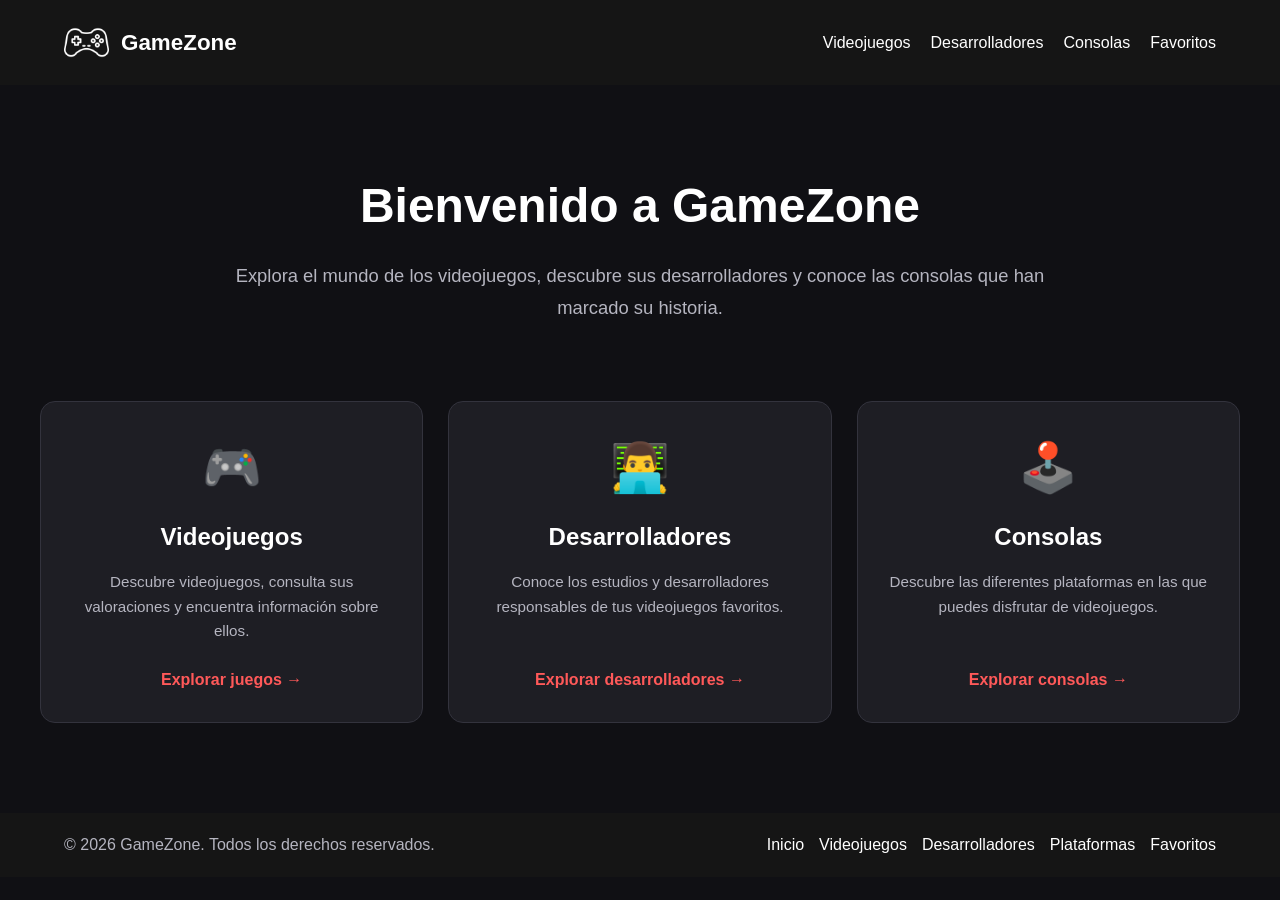
<file: html/index.html>
<!DOCTYPE html>
<html lang="en">

<head>
    <meta charset="UTF-8">
    <meta name="viewport" content="width=device-width, initial-scale=1.0">
    <link rel="icon" type="image/png" href="../img/mando.png">
    <script type="module" src="../scripts/main.js"></script>
    <link rel="stylesheet" href="../styles/main.css">
    <link rel="stylesheet" href="../styles/portada.css">
    <link rel="stylesheet" href="../styles/header.css">
    <link rel="stylesheet" href="../styles/footer.css">
    <title>Videojuegos y desarrolladores</title>
</head>

<body>
    <div id="header-container"></div>

    <main class="portada">

        <!-- PRESENTACIÓN -->
        <section class="portada-intro">
            <h1>Bienvenido a GameZone</h1>

            <p>
                Explora el mundo de los videojuegos, descubre sus desarrolladores
                y conoce las consolas que han marcado su historia.
            </p>
        </section>

        <!-- ACCESOS PRINCIPALES -->
        <section class="portada-opciones">

            <a href="listaJuegos.html" class="opcion">
                <div class="opcion-icono">🎮</div>
                <h2>Videojuegos</h2>
                <p>
                    Descubre videojuegos, consulta sus valoraciones
                    y encuentra información sobre ellos.
                </p>
                <span>Explorar juegos →</span>
            </a>

            <a href="listaDesarrolladores.html" class="opcion">
                <div class="opcion-icono">👨‍💻</div>
                <h2>Desarrolladores</h2>
                <p>
                    Conoce los estudios y desarrolladores
                    responsables de tus videojuegos favoritos.
                </p>
                <span>Explorar desarrolladores →</span>
            </a>

            <a href="listaConsolas.html" class="opcion">
                <div class="opcion-icono">🕹️</div>
                <h2>Consolas</h2>
                <p>
                    Descubre las diferentes plataformas
                    en las que puedes disfrutar de videojuegos.
                </p>
                <span>Explorar consolas →</span>
            </a>

        </section>

    </main>

    <button id="volver-arriba" aria-label="Volver arriba">
        ↑
    </button>

    <div id="footer-container"></div>
</body>

</html>
</file>
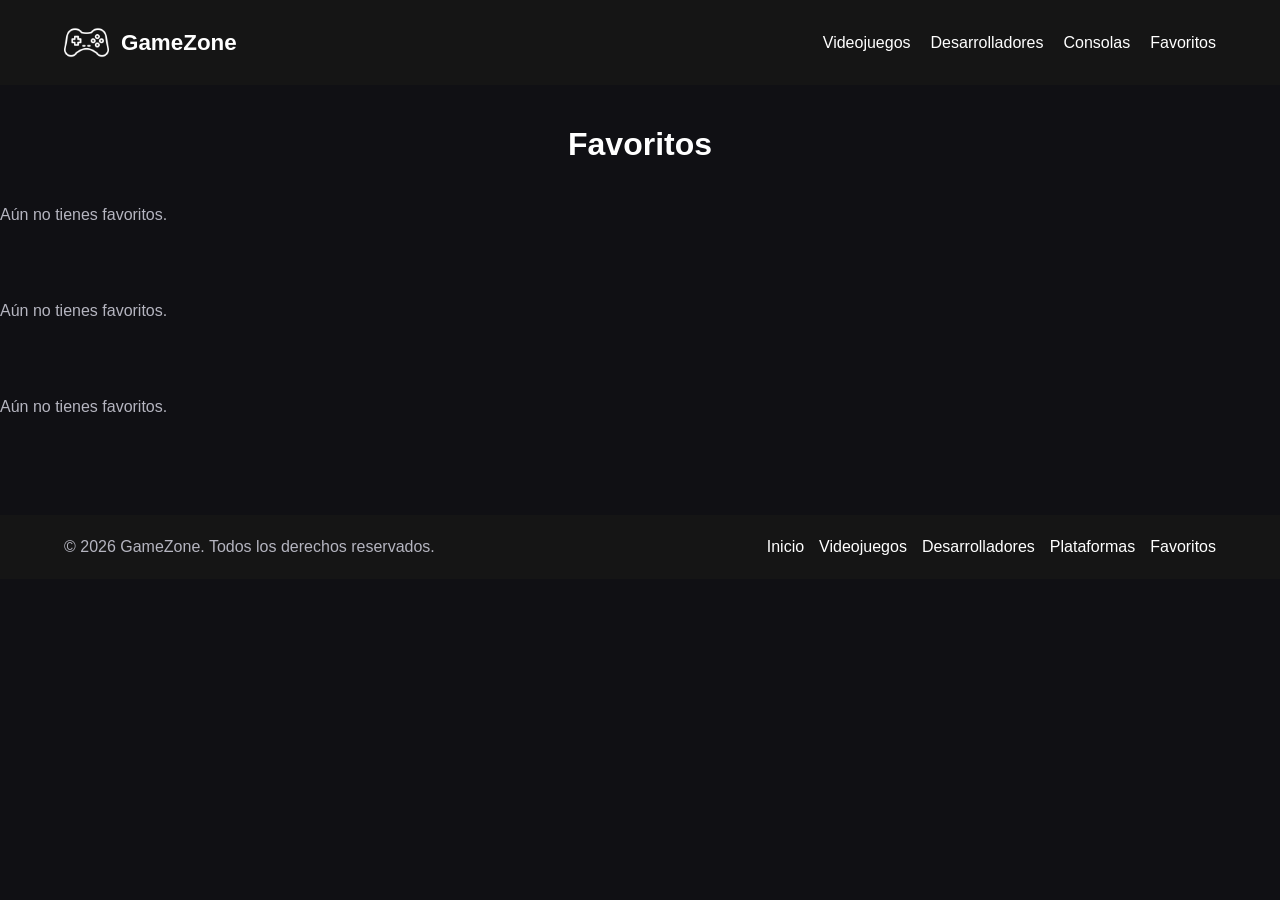
<file: html/favoritos.html>
<!DOCTYPE html>
<html lang="en">

<head>
    <meta charset="UTF-8">
    <meta name="viewport" content="width=device-width, initial-scale=1.0">
    <link rel="icon" type="image/png" href="../img/mando.png">
    <script type="module" src="../scripts/main.js"></script>
    <script type="module" src="../scripts/DOM/listas/listaFavoritos.js"></script>
    <link rel="stylesheet" href="../styles/main.css">
    <link rel="stylesheet" href="../styles/listas.css">
    <link rel="stylesheet" href="../styles/header.css">
    <link rel="stylesheet" href="../styles/footer.css">
    <title>Document</title>
</head>

<body>
    <div id="header-container"></div>

    <h1>Favoritos</h1>


    <div class="listadoVGFavoritos">
        <h2 id="titulo-juegos">Juegos favoritos</h2>
        <p id="sin-juegos" class="mensaje-vacio" hidden>Aún no tienes favoritos.</p>
        <ul id="favoritos-juegos" class="listaTarjetas">

        </ul>
    </div>

    <div class="listadoVGFavoritos">
        <h2 id="titulo-desarrolladores">Desarrolladores favoritos</h2>
        <p id="sin-desarrolladores" class="mensaje-vacio" hidden>Aún no tienes favoritos.</p>
        <ul id="favoritos-desarrolladores" class="listaTarjetas">

        </ul>
    </div>

    <div class="listadoVGFavoritos">
        <h2 id="titulo-consolas">Consolas favoritas</h2>
        <p id="sin-consolas" class="mensaje-vacio" hidden>Aún no tienes favoritos.</p>
        <ul id="favoritos-consolas" class="listaTarjetas">

        </ul>
    </div>

    <button id="volver-arriba" aria-label="Volver arriba">
        ↑
    </button>

    <div id="footer-container"></div>
</body>

</html>
</file>
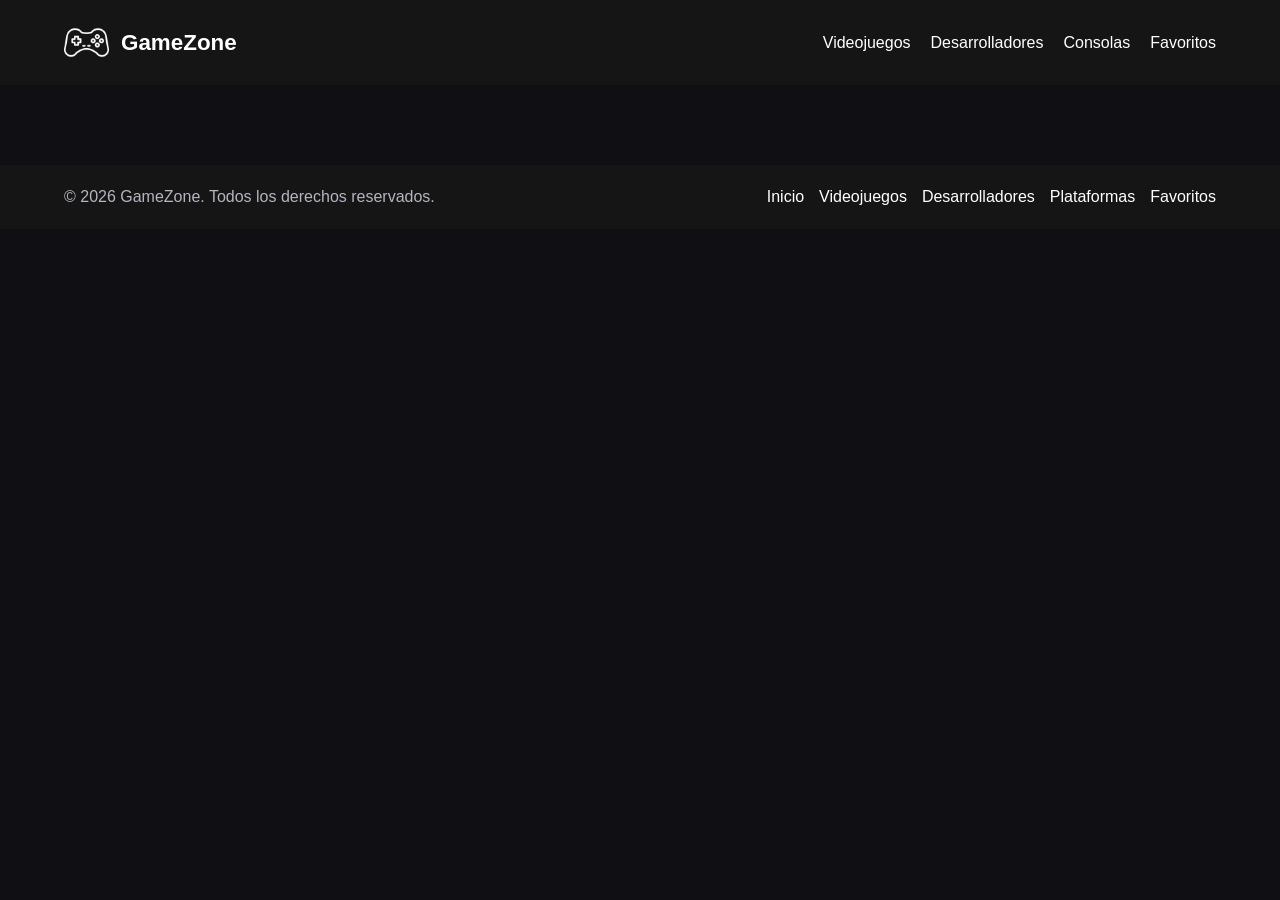
<file: html/infoConsola.html>
<!DOCTYPE html>
<html lang="es">

<head>
    <meta charset="UTF-8">
    <meta name="viewport" content="width=device-width, initial-scale=1.0">

    <link rel="icon" type="image/png" href="../img/mando.png">

    <script type="module" src="../scripts/main.js"></script>
    <script type="module" src="../scripts/DOM/info/infoConsola.js"></script>

    <link rel="stylesheet" href="../styles/main.css">
    <link rel="stylesheet" href="../styles/header.css">
    <link rel="stylesheet" href="../styles/footer.css">
    <link rel="stylesheet" href="../styles/infoConsola.css">

    <title>Información de la consola</title>
</head>

<body>
    <div id="header-container"></div>

    <div id="container"></div>

    <button id="volver-arriba" aria-label="Volver arriba">
        ↑
    </button>

    <div id="footer-container"></div>
</body>

</html>
</file>
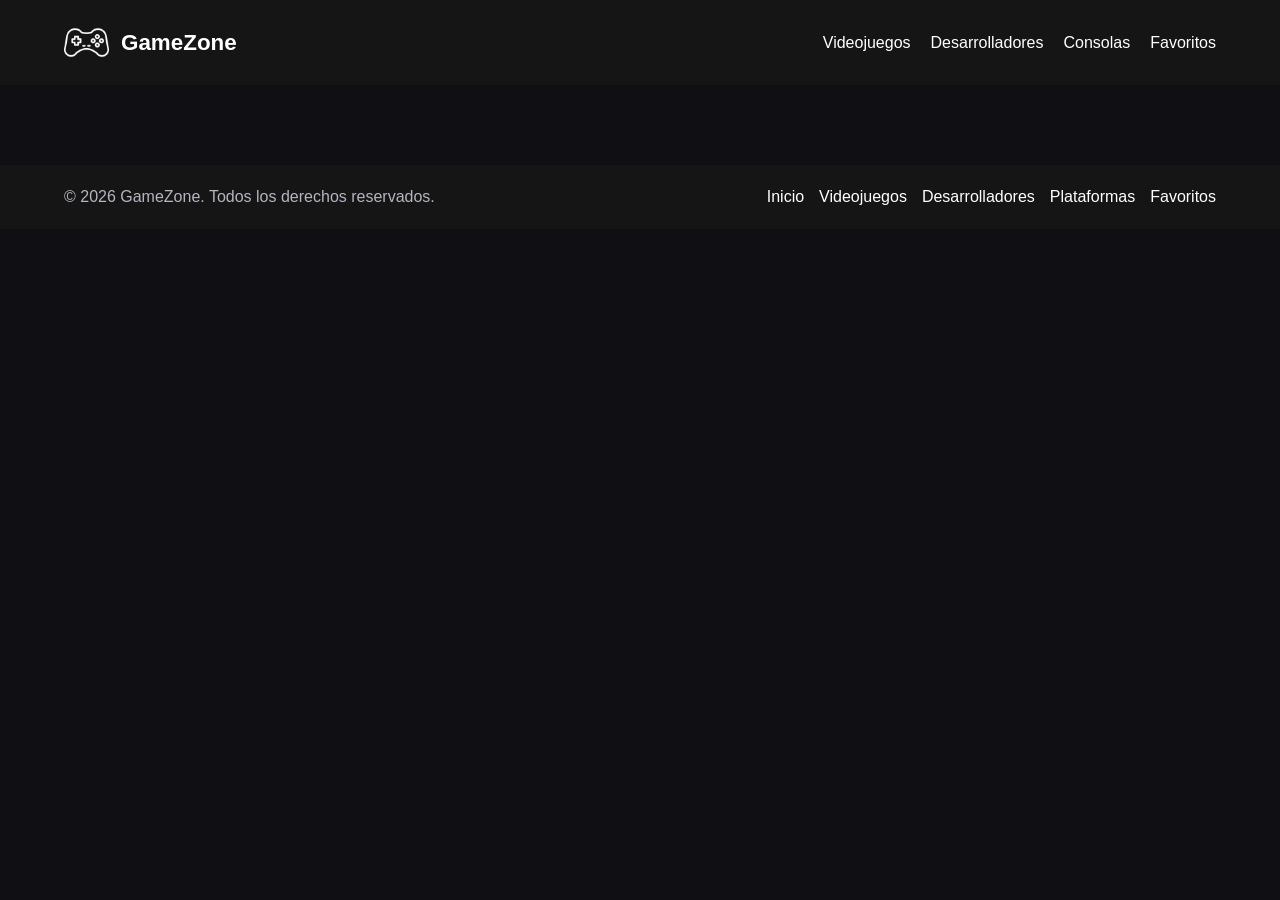
<file: html/infoDesarrollador.html>
<!DOCTYPE html>
<html lang="es">

<head>
    <meta charset="UTF-8">
    <meta name="viewport" content="width=device-width, initial-scale=1.0">

    <link rel="icon" type="image/png" href="../img/mando.png">

    <script type="module" src="../scripts/main.js"></script>
    <script type="module" src="../scripts/DOM/info/infoDesarrollador.js"></script>

    <link rel="stylesheet" href="../styles/main.css">
    <link rel="stylesheet" href="../styles/header.css">
    <link rel="stylesheet" href="../styles/footer.css">
    <link rel="stylesheet" href="../styles/infoDesarrollador.css">

    <title>Información del desarrollador</title>
</head>

<body>
    <div id="header-container"></div>

    <div id="container"></div>

    <button id="volver-arriba" aria-label="Volver arriba">
        ↑
    </button>

    <div id="footer-container"></div>
</body>

</html>
</file>
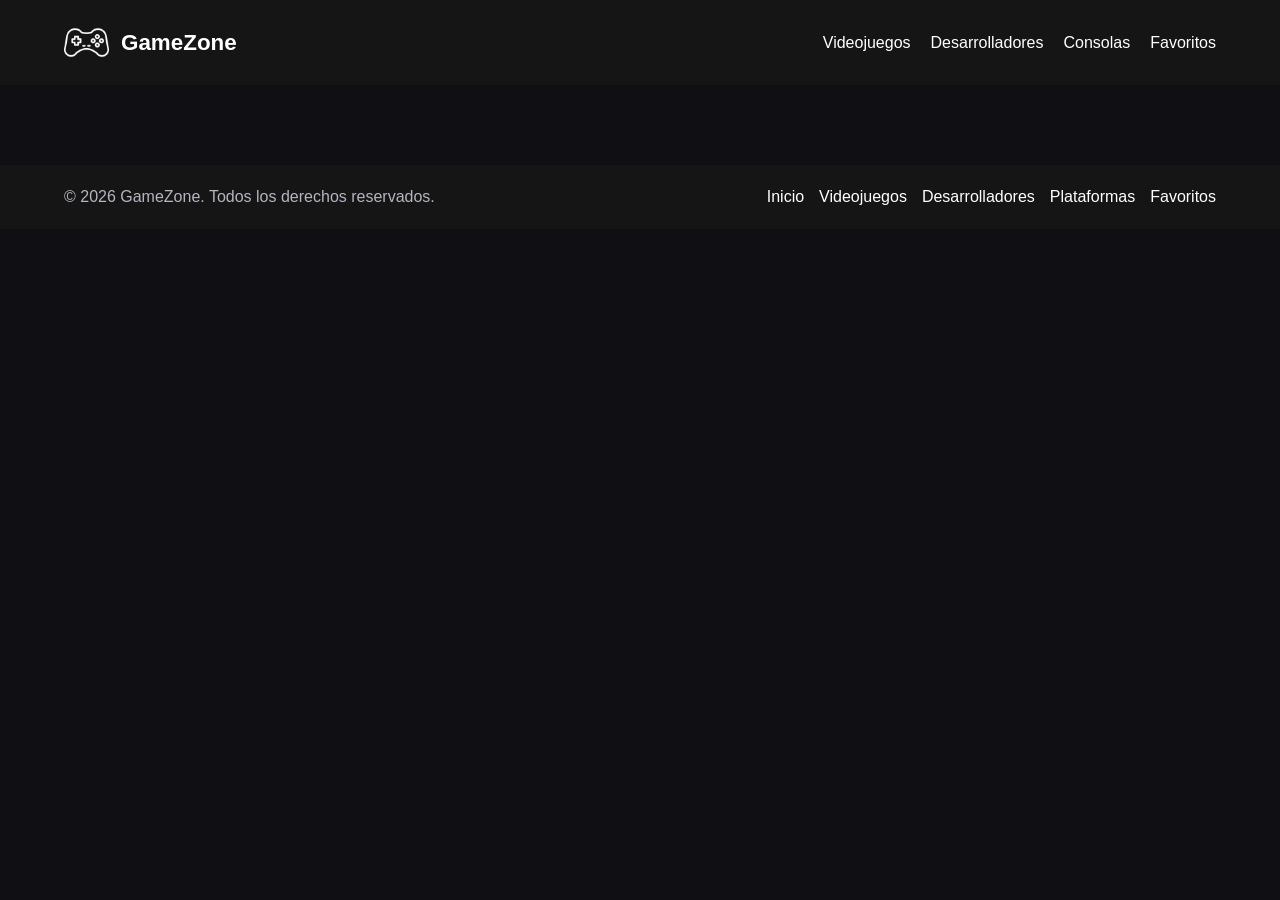
<file: html/infoJuego.html>
<!DOCTYPE html>
<html lang="en">

<head>
    <meta charset="UTF-8">
    <meta name="viewport" content="width=device-width, initial-scale=1.0">

    <link rel="icon" type="image/png" href="../img/mando.png">

    <link rel="stylesheet" href="../styles/main.css">
    <link rel="stylesheet" href="../styles/header.css">
    <link rel="stylesheet" href="../styles/footer.css">
    <link rel="stylesheet" href="../styles/filtros.css">
    <link rel="stylesheet" href="../styles/listas.css">
    <link rel="stylesheet" href="../styles/infoJuego.css">

    <script type="module" src="../scripts/main.js"></script>
    <script type="module" src="../scripts/DOM/info/infoJuego.js"></script>

    <title>Información del juego</title>
</head>

<body>
    <div id="header-container"></div>
    <!-- El nombre del juego aparecerá desde JavaScript -->
    <div id="container"></div>

    <button id="volver-arriba" aria-label="Volver arriba">
        ↑
    </button>

    <div id="footer-container"></div>
</body>

</html>
</file>
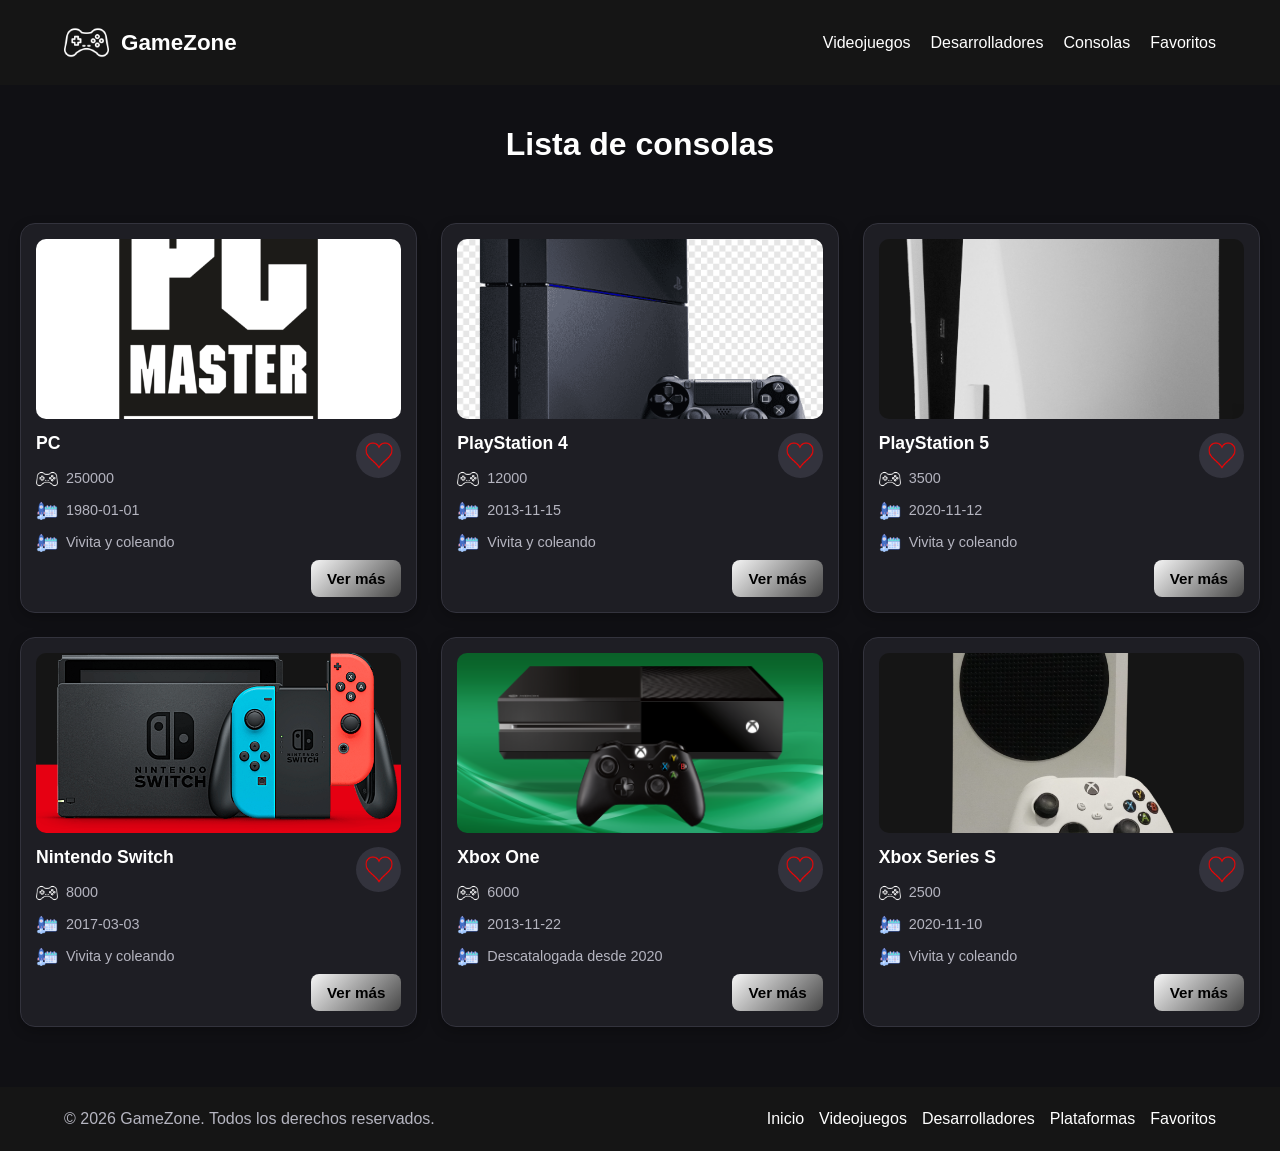
<file: html/listaConsolas.html>
<!DOCTYPE html>
<html lang="en">

<head>
    <meta charset="UTF-8">
    <meta name="viewport" content="width=device-width, initial-scale=1.0">
    <link rel="icon" type="image/png" href="../img/mando.png">
    <script type="module" src="../scripts/main.js"></script>
    <script type="module" src="../scripts/DOM/listas/listaConsolas.js"></script>
    <link rel="stylesheet" href="../styles/main.css">
    <link rel="stylesheet" href="../styles/listas.css">
    <link rel="stylesheet" href="../styles/header.css">
    <link rel="stylesheet" href="../styles/footer.css">
    <title>Lista de consolas</title>
</head>

<body>
    <div id="header-container"></div>

    <h1>Lista de consolas</h1>

    <div class="listadoCN">
        <ul id="listaConsolas" class="listaTarjetas">

        </ul>
    </div>

    <button id="volver-arriba" aria-label="Volver arriba">
        ↑
    </button>

    <div id="footer-container"></div>
</body>

</html>
</file>
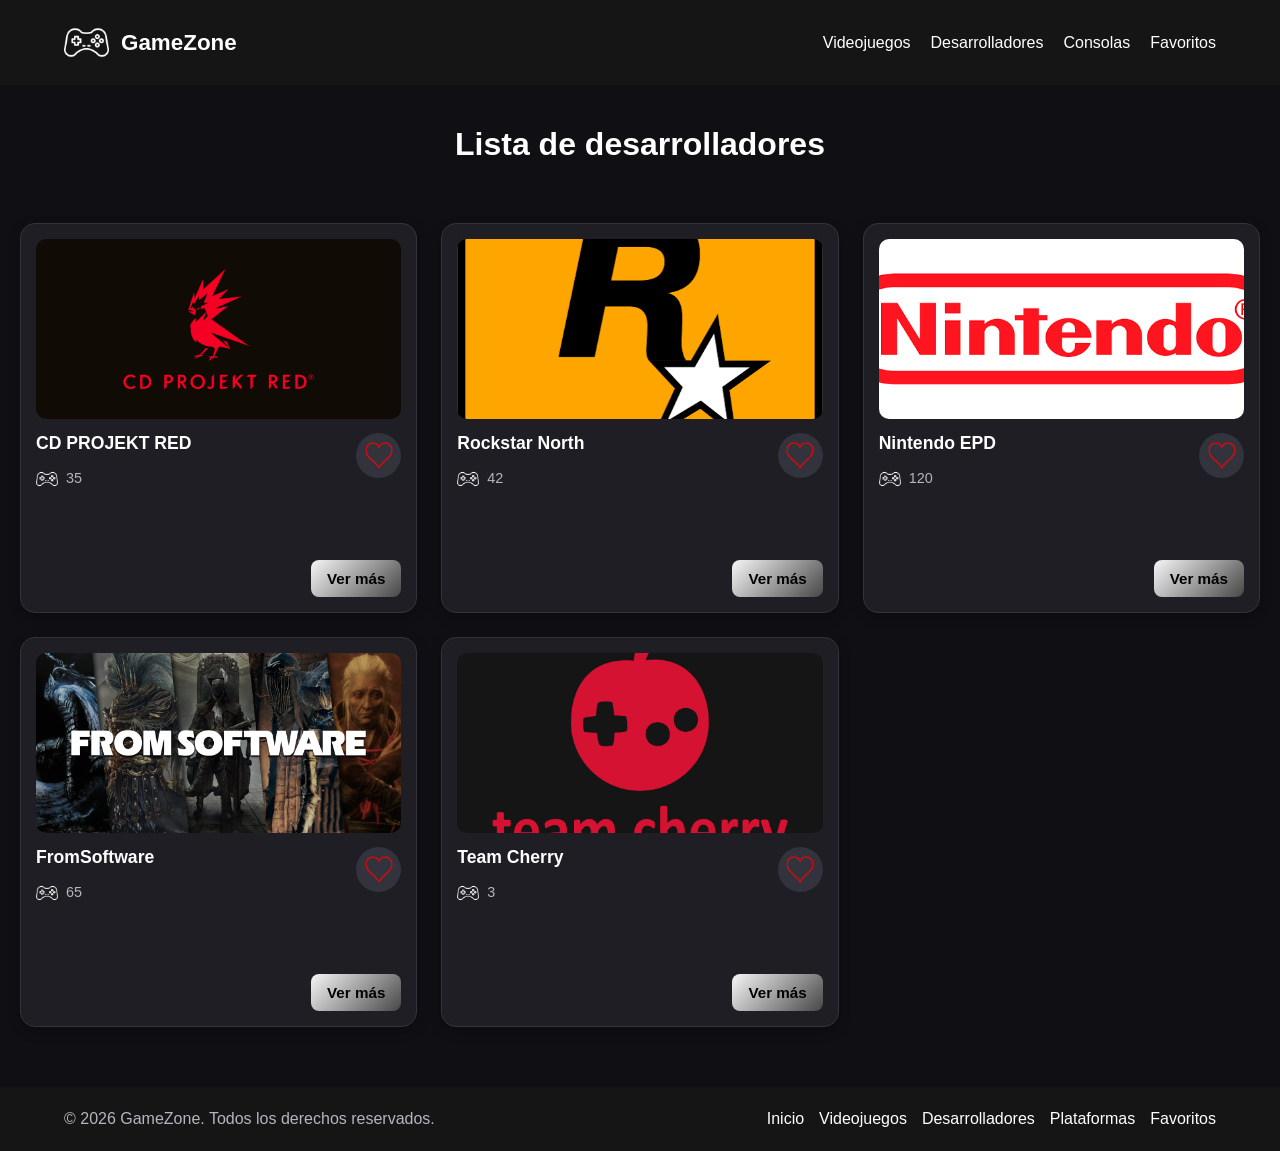
<file: html/listaDesarrolladores.html>
<!DOCTYPE html>
<html lang="en">

<head>
    <meta charset="UTF-8">
    <meta name="viewport" content="width=device-width, initial-scale=1.0">
    <link rel="icon" type="image/png" href="../img/mando.png">
    <script type="module" src="../scripts/main.js"></script>
    <script type="module" src="../scripts/DOM/listas/listaDesarrolladores.js"></script>
    <link rel="stylesheet" href="../styles/main.css">
    <link rel="stylesheet" href="../styles/listas.css">
    <link rel="stylesheet" href="../styles/header.css">
    <link rel="stylesheet" href="../styles/footer.css">
    <title>Lista de desarrolladores</title>
</head>

<body>
    <div id="header-container"></div>

    <h1>Lista de desarrolladores</h1>

    <div class="listadoDV">
        <ul id="listaDesarrolladores" class="listaTarjetas">

        </ul>
    </div>

    <button id="volver-arriba" aria-label="Volver arriba">
        ↑
    </button>

    <div id="footer-container"></div>
</body>

</html>
</file>
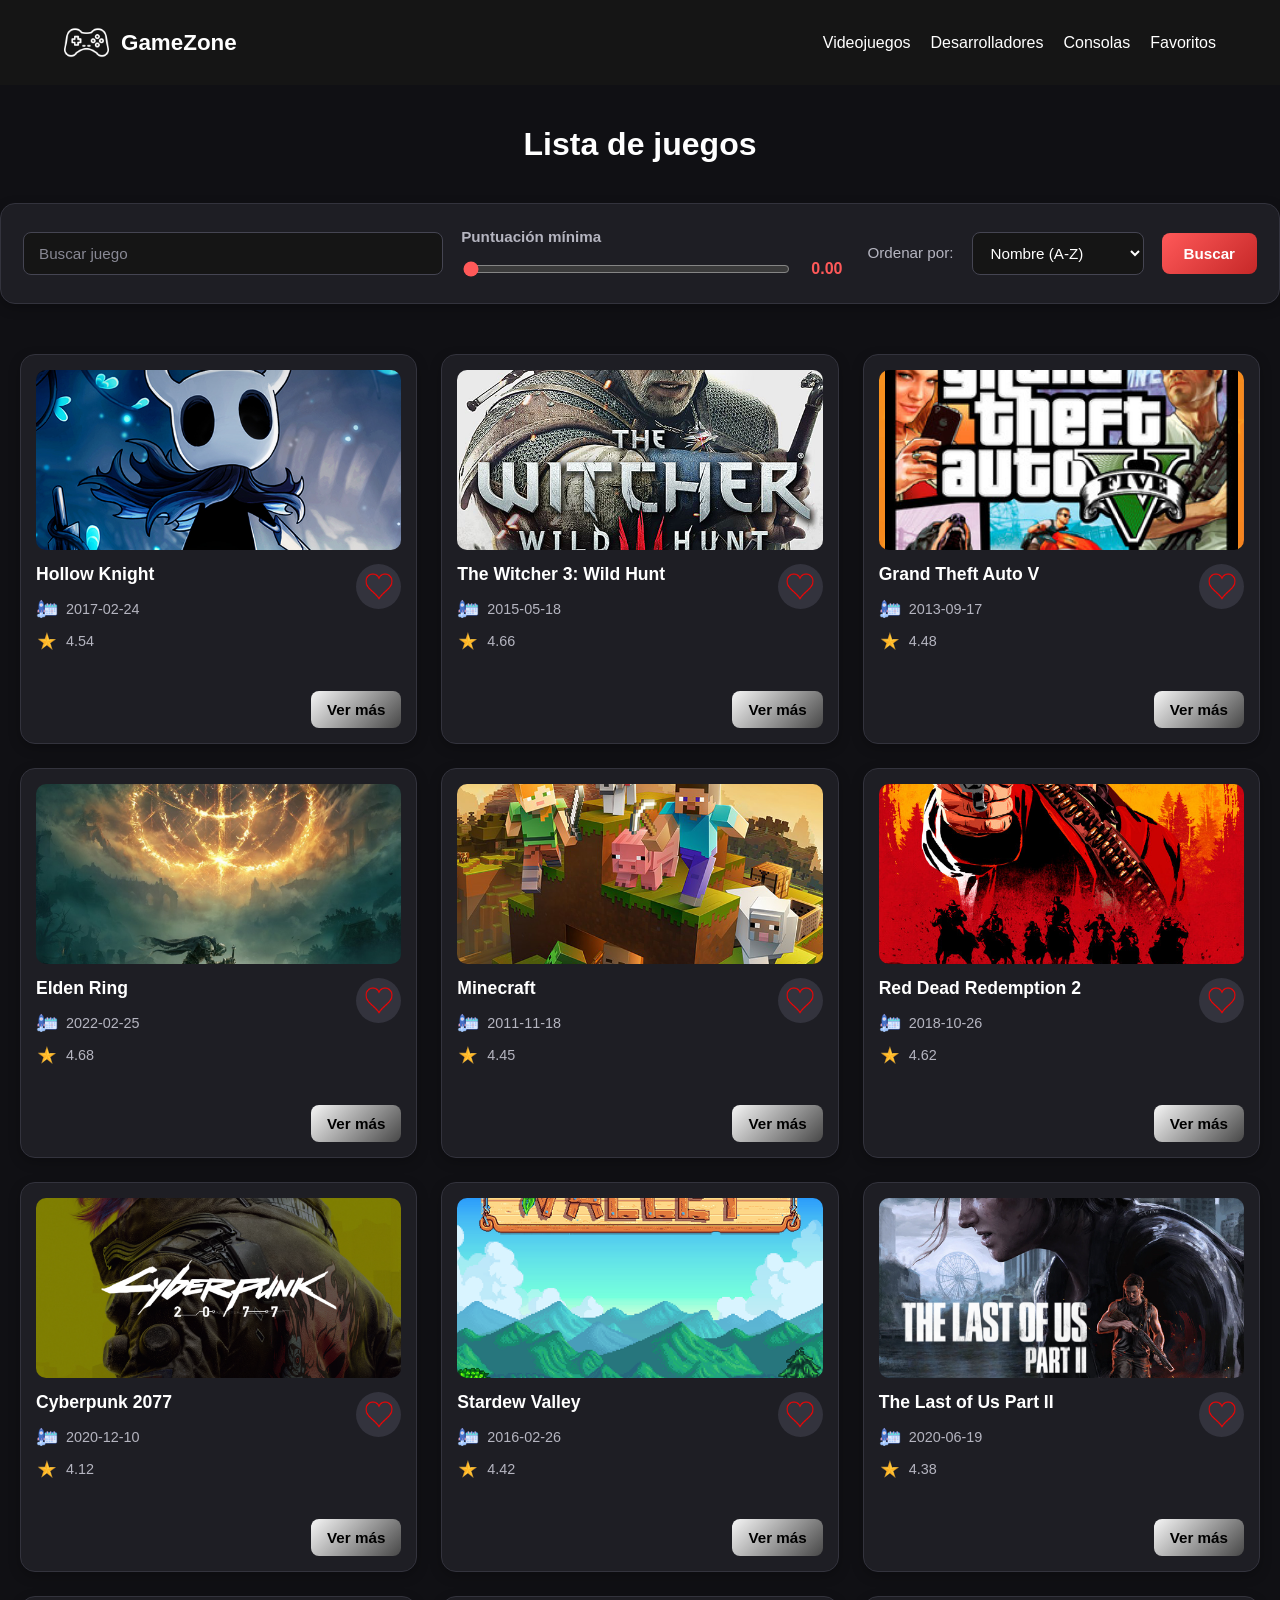
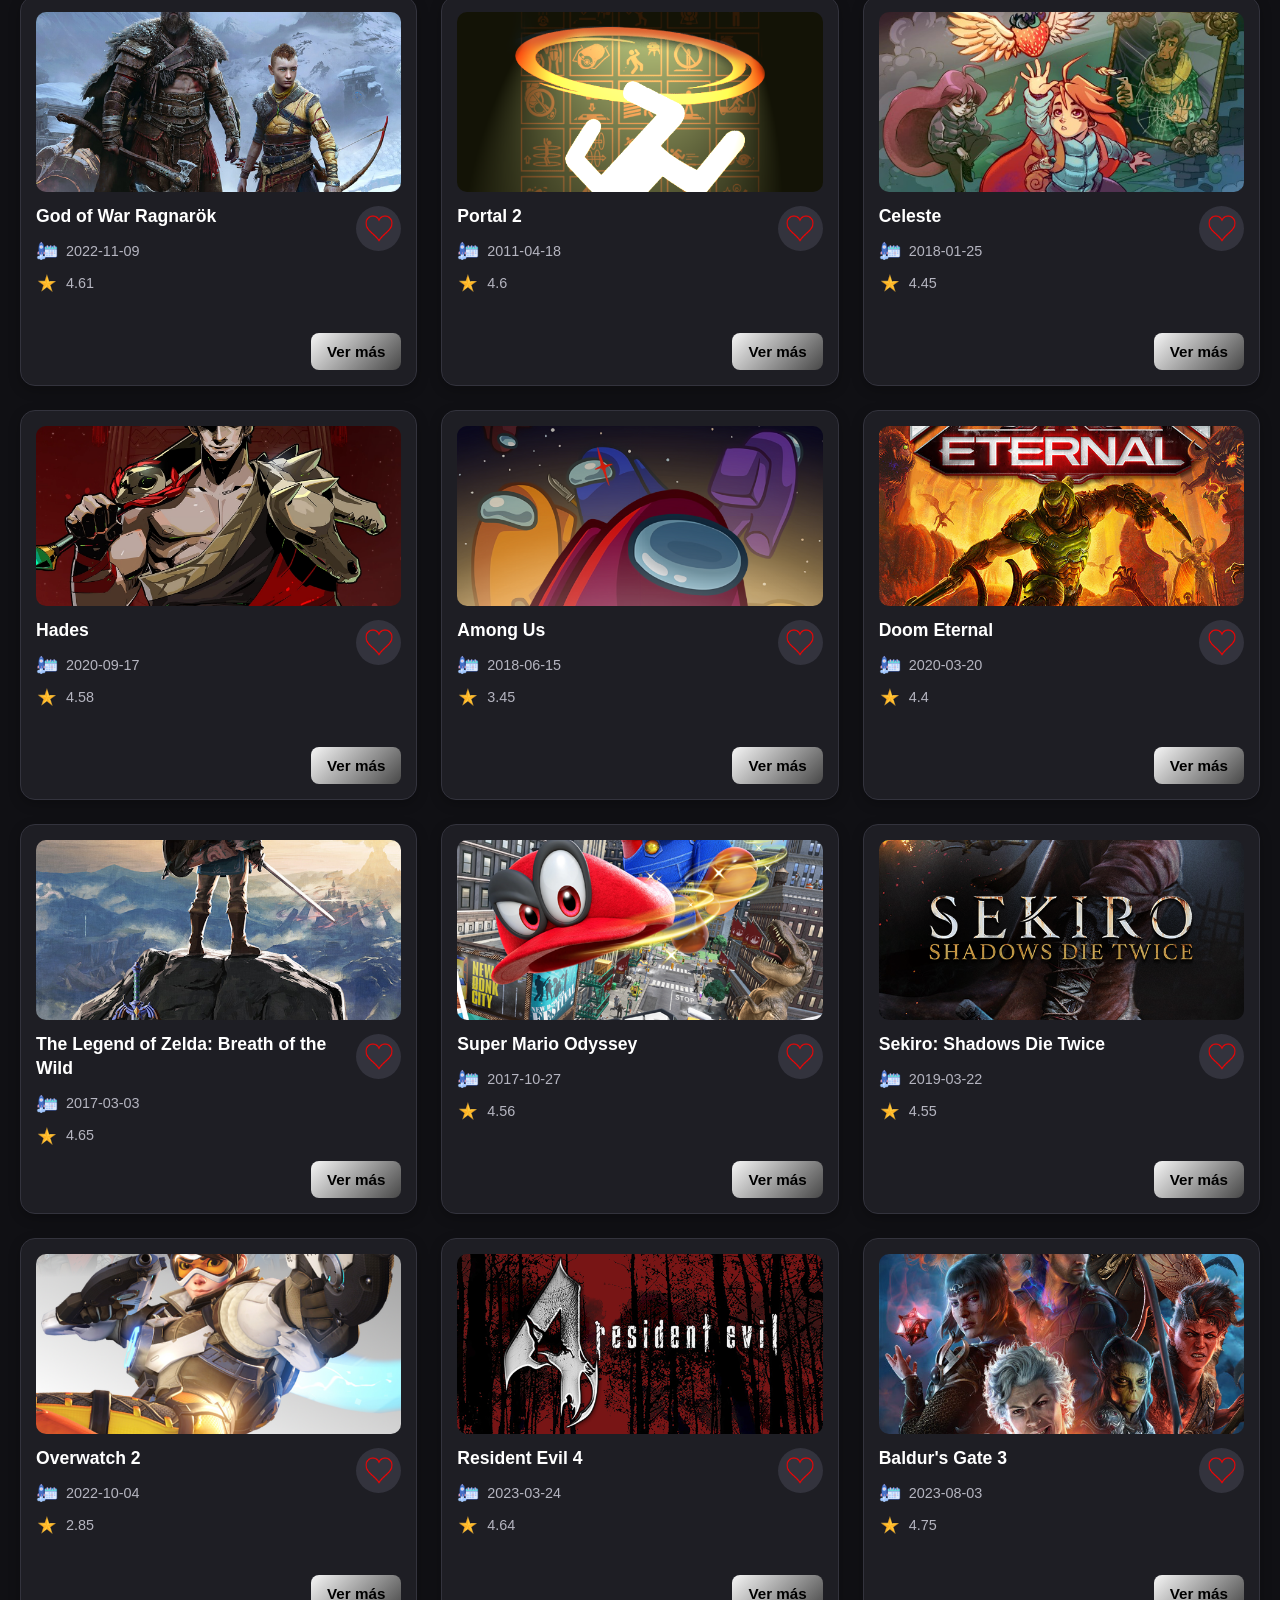
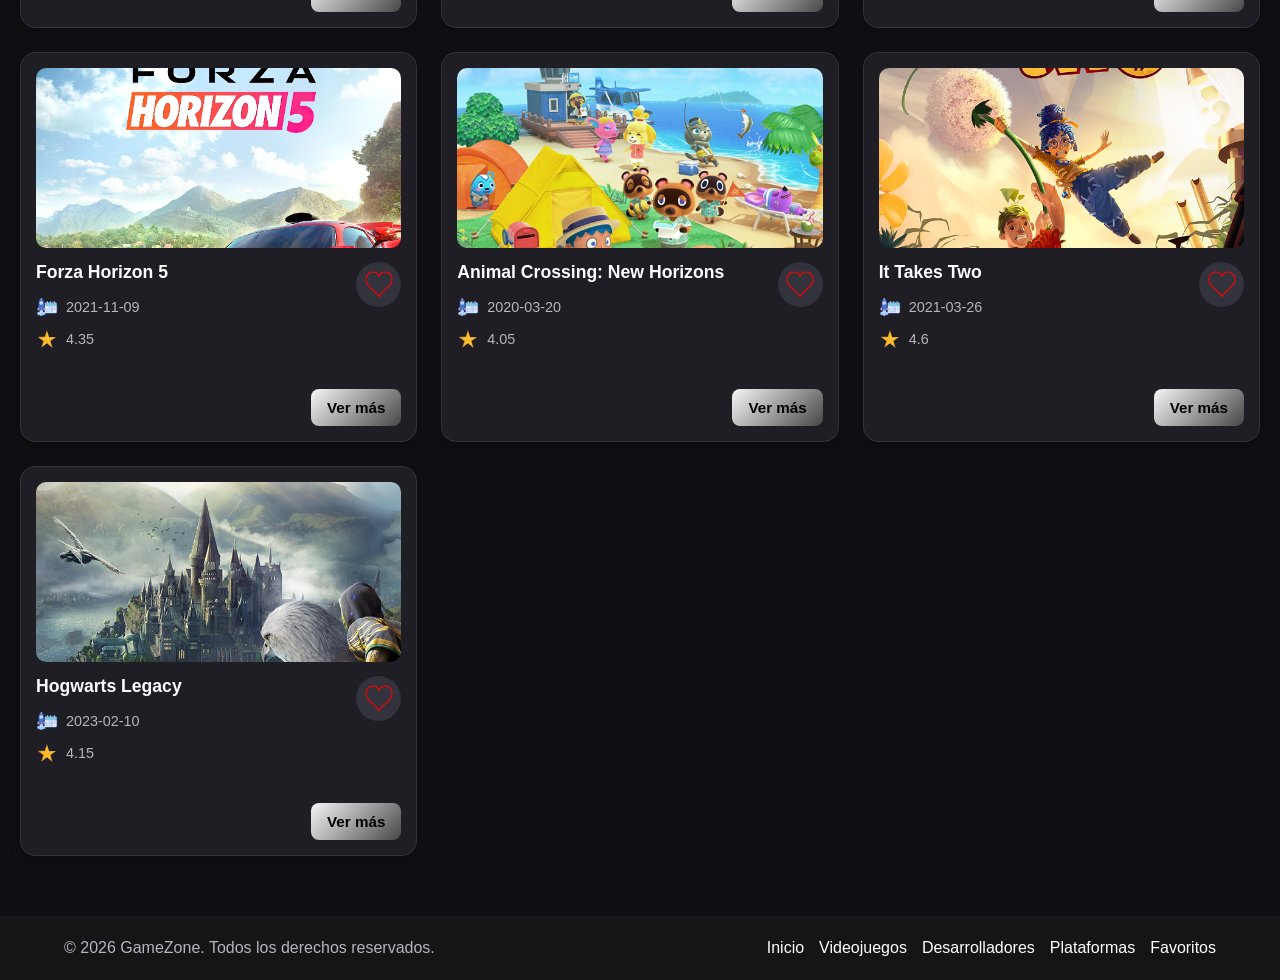
<file: html/listaJuegos.html>
<!DOCTYPE html>
<html lang="en">

<head>
    <meta charset="UTF-8">
    <meta name="viewport" content="width=device-width, initial-scale=1.0">
    <link rel="icon" type="image/png" href="../img/mando.png">
    <script type="module" src="../scripts/main.js"></script>
    <script type="module" src="../scripts/DOM/listas/listaJuegos.js"></script>
    <link rel="stylesheet" href="../styles/main.css">
    <link rel="stylesheet" href="../styles/filtros.css">
    <link rel="stylesheet" href="../styles/listas.css">
    <link rel="stylesheet" href="../styles/header.css">
    <link rel="stylesheet" href="../styles/footer.css">
    <title>Lista de juegos</title>
</head>

<body>
    <div id="header-container"></div>

    <h1>Lista de juegos</h1>

    <form id="formulario-busqueda" class="formulario-busqueda">
        <input type="text" id="busqueda" placeholder="Buscar juego">

        <div class="filtro-valoracion">
            <label for="valoracion">Puntuación mínima</label>

            <div class="valoracion-control">
                <input type="range" min="0" max="5" step="0.01" value="0" id="valoracion" class="slider">

                <output id="valor-actual">0.00</output>
            </div>
        </div>

        <label for="ordenar">Ordenar por:</label>
        <select id="ordenar">
            <option value="nombre-asc">Nombre (A-Z)</option>
            <option value="nombre-desc">Nombre (Z-A)</option>
            <option value="puntuacion-desc">Mayor puntuación</option>
            <option value="puntuacion-asc">Menor puntuación</option>
            <option value="fecha-desc">Más recientes</option>
            <option value="fecha-asc">Más antiguos</option>
        </select>

        <button type="submit">Buscar</button>
    </form>

    <div class="listadoVG">
        <ul id="listaJuegos" class="listaTarjetas">

        </ul>
    </div>

    <button id="volver-arriba" aria-label="Volver arriba">
        ↑
    </button>

    <div id="footer-container"></div>
</body>

</html>
</file>
<file: styles/main.css>
/* ==============================
   CONFIGURACIÓN GENERAL
   ============================== */

* {
    box-sizing: border-box;
}

body {
    margin: 0;
    padding: 0;

    background-color: #101014;
    color: #ffffff;

    font-family: Arial, sans-serif;
    line-height: 1.5;
}

/* ==============================
   TÍTULOS
   ============================== */

h1,
h2,
h3 {
    color: #ffffff;
}

h1 {
    text-align: center;
    font-size: 2rem;
    margin: 35px 0;
}

h2 {
    font-size: 1.5rem;
}

/* ==============================
   PÁRRAFOS Y TEXTOS
   ============================== */

p {
    color: #b5b5c0;
}

/* ==============================
   ENLACES
   ============================== */

a {
    color: #ff5959;
    text-decoration: none;
    transition: color 0.2s ease;
}

a:hover {
    color: #f99090;
}

/* ==============================
   BOTONES GENERALES
   ============================== */

button {
    font-family: inherit;
    cursor: pointer;
}

/* ==============================
   CONTENEDORES GENERALES
   ============================== */

main {
    width: 100%;
    max-width: 1400px;

    margin: 0 auto;
    padding: 20px;
}

/* ==============================
   SELECCIÓN DE TEXTO
   ============================== */

::selection {
    background-color: #ff4545;
    color: #101014;
}

/* ==============================
   BOTÓN VOLVER ARRIBA
   ============================== */

#volver-arriba {
    position: fixed;
    bottom: 25px;
    right: 25px;
    z-index: 1000;

    width: 50px;
    height: 50px;

    display: flex;
    justify-content: center;
    align-items: center;

    background: linear-gradient(135deg, #ff5959, #c62828);
    color: white;

    border: none;
    border-radius: 50%;

    font-size: 28px;
    font-weight: bold;

    cursor: pointer;

    box-shadow: 0 4px 12px rgb(0 0 0 / 35%);

    opacity: 0;
    visibility: hidden;

    transition: opacity 0.3s ease,
        visibility 0.3s ease,
        transform 0.2s ease;
}

#volver-arriba.visible {
    opacity: 1;
    visibility: visible;
}

#volver-arriba:hover {
    transform: translateY(-4px);
}

@media (max-width: 600px) {
    #volver-arriba {
        width: 42px;
        height: 42px;
        bottom: 15px;
        right: 15px;
        font-size: 24px;
    }
}
</file>
<file: styles/portada.css>
/* ==============================
   CONTENEDOR DE LA PORTADA
   ============================== */

.portada {
    min-height: 75vh;
    display: flex;
    flex-direction: column;
    justify-content: center;
    gap: 60px;

    padding: 50px 20px;
}

/* ==============================
   PRESENTACIÓN
   ============================== */

.portada-intro {
    text-align: center;
    max-width: 850px;

    margin: 0 auto;
}

.portada-intro h1 {
    font-size: 3rem;
    margin-bottom: 15px;

    color: white;
}

.portada-intro p {
    font-size: 1.15rem;
    color: #b5b5c0;

    line-height: 1.7;
}

/* ==============================
   TARJETAS DE ACCESO
   ============================== */

.portada-opciones {
    display: grid;
    grid-template-columns: repeat(3, minmax(0, 1fr));

    gap: 25px;

    width: 100%;
    max-width: 1200px;

    margin: 0 auto;
}

/* ==============================
   TARJETA INDIVIDUAL
   ============================== */

.opcion {
    display: flex;
    flex-direction: column;
    align-items: center;

    min-height: 300px;
    padding: 30px 25px;

    background-color: #1e1e24;
    border: 1px solid #33333d;
    border-radius: 15px;

    text-align: center;
    text-decoration: none;

    transition: transform 0.2s ease,
        border-color 0.2s ease,
        box-shadow 0.2s ease;
}

.opcion:hover {
    transform: translateY(-6px);

    border-color: #ff5959;

    box-shadow: 0 8px 20px rgb(0 0 0 / 30%);
}

/* ==============================
   ICONOS
   ============================== */

.opcion-icono {
    font-size: 3rem;
    margin-bottom: 15px;
}

/* ==============================
   TEXTOS
   ============================== */

.opcion h2 {
    color: white;
    font-size: 1.5rem;

    margin: 0 0 15px;
}

.opcion p {
    color: #b5b5c0;
    font-size: 0.95rem;

    line-height: 1.6;

    margin: 0 0 25px;
}

/* ==============================
   ENLACE DE ACCESO
   ============================== */

.opcion span {
    margin-top: auto;

    color: #ff5959;
    font-weight: bold;

    transition: color 0.2s ease;
}

.opcion:hover span {
    color: #f99090;
}

/* ==============================
   TABLETS
   ============================== */

@media (max-width: 900px) {
    .portada-opciones {
        grid-template-columns: 1fr;
        max-width: 550px;
    }

    .portada-intro h1 {
        font-size: 2.4rem;
    }
}

/* ==============================
   MÓVILES
   ============================== */

@media (max-width: 600px) {
    .portada {
        gap: 35px;
        padding: 35px 15px;
    }

    .portada-intro h1 {
        font-size: 2rem;
    }

    .portada-intro p {
        font-size: 1rem;
    }

    .opcion {
        min-height: 260px;
        padding: 25px 20px;
    }
}
</file>
<file: styles/header.css>
.header {
    display: flex;
    justify-content: space-between;
    align-items: center;
    flex-wrap: wrap;
    gap: 20px;

    padding: 20px 5%;

    background-color: #151515;
    color: white;
}

.logo {
    display: flex;
    align-items: center;
    gap: 12px;

    color: white;
    text-decoration: none;
    font-size: 1.4rem;
    font-weight: bold;
}

.logo img {
    width: 45px;
    height: 45px;
    object-fit: contain;
}

.nav {
    display: flex;
    flex-wrap: wrap;
    gap: 20px;
}

.nav a {
    color: white;
    text-decoration: none;
    transition: color 0.2s ease;
}

.nav a:hover {
    color: #f66464;
}

@media (max-width: 600px) {
    .header {
        flex-direction: column;
    }

    .nav {
        justify-content: center;
        gap: 12px;
    }
}
</file>
<file: styles/footer.css>
.footer {
    display: flex;
    justify-content: space-between;
    align-items: center;
    flex-wrap: wrap;
    gap: 15px;

    padding: 20px 5%;
    margin-top: 40px;

    background-color: #151515;
    color: white;
}

.footer p {
    margin: 0;
}

.footerNav {
    display: flex;
    flex-wrap: wrap;
    gap: 15px;
}

.footerNav a {
    color: white;
    text-decoration: none;
}

.footerNav a:hover {
    color: #f66464;
}

@media (max-width: 600px) {
    .footer {
        flex-direction: column;
        text-align: center;
    }
}
</file>
<file: styles/listas.css>
/* ==============================
   CONTENEDOR DE TODAS LAS TARJETAS
   MOBILE FIRST
   ============================== */

.listaTarjetas {
    display: grid;
    grid-template-columns: 1fr;

    gap: 24px;

    width: 100%;
    max-width: 1400px;
    margin: 0 auto;
    padding: 20px;

    align-items: stretch;
}

/* ==============================
   TABLETS: 2 TARJETAS POR FILA
   ============================== */

@media (min-width: 600px) {
    .listaTarjetas {
        grid-template-columns: repeat(2, minmax(0, 1fr));
    }
}

/* ==============================
   ESCRITORIO: 3 TARJETAS POR FILA
   ============================== */

@media (min-width: 900px) {
    .listaTarjetas {
        grid-template-columns: repeat(3, minmax(0, 1fr));
    }
}

/* ==============================
   TARJETA INDIVIDUAL
   ============================== */

.tarjeta {
    display: flex;
    flex-direction: column;
    align-items: stretch;

    min-width: 0;
    min-height: 390px;
    padding: 15px;

    overflow: hidden;

    background-color: #1e1e24;
    color: white;

    border: 1px solid #33333d;
    border-radius: 15px;

    box-shadow: 0 4px 12px rgb(0 0 0 / 25%);

    transition: transform 0.2s ease, box-shadow 0.2s ease, border-color 0.2s ease;
}

/* Efecto al pasar el ratón */

.tarjeta:hover {
    transform: translateY(-4px);
    border-color: #64b5f6;
    box-shadow: 0 8px 18px rgb(0 0 0 / 35%);
}

/* ==============================
   IMÁGENES
   ============================== */

.tarjeta .imgJuego,
.tarjeta .imgDev,
.tarjeta .imgConsola {
    display: block;

    width: 100%;
    height: 180px;

    flex-shrink: 0;

    object-fit: cover;
    object-position: center;

    border-radius: 10px;
    background-color: #151515;
}

/* ==============================
   CUERPO DE LA TARJETA
   Información + favoritos
   ============================== */

.tarjeta .tarjetaBody {
    display: flex;
    justify-content: space-between;
    align-items: flex-start;

    width: 100%;
    gap: 12px;

    margin-top: 12px;
}

/* ==============================
   INFORMACIÓN
   ============================== */

.tarjeta .info {
    display: flex;
    flex-direction: column;
    align-items: flex-start;

    flex: 1;
    min-width: 0;
}

/* Nombre */

.tarjeta .nombre {
    width: 100%;
    margin: 0 0 12px;

    color: white;

    font-size: 1.1rem;
    font-weight: bold;
    line-height: 1.4;

    overflow-wrap: anywhere;
}

/* Lista de información */

.tarjeta .info ul {
    display: flex;
    flex-direction: column;
    gap: 10px;

    width: 100%;

    list-style: none;
    margin: 0;
    padding: 0;
}

/* Elementos de la lista */

.tarjeta .info li {
    display: flex;
    align-items: center;
    gap: 8px;

    min-width: 0;
    margin: 0;

    color: #b5b5c0;

    font-size: 0.9rem;
    overflow-wrap: anywhere;
}

/* Iconos de fecha y puntuación */

.tarjeta .iconoLista {
    width: 22px;
    height: 22px;

    flex-shrink: 0;
    object-fit: contain;
}

/* ==============================
   BOTÓN DE FAVORITOS
   ============================== */

.tarjeta .favorito {
    display: flex;
    justify-content: center;
    align-items: center;

    flex-shrink: 0;

    width: 45px;
    height: 45px;

    padding: 5px;
    margin-top: 2px;

    background-color: #33333d;
    border: none;
    border-radius: 50%;

    cursor: pointer;

    transition: transform 0.2s ease, background-color 0.2s ease;
}

.tarjeta .favorito:hover {
    transform: scale(1.1);
    background-color: #454552;
}

.tarjeta .favorito img {
    width: 28px;
    height: 28px;

    object-fit: contain;
}

/* ==============================
   BOTÓN VER MÁS
   ============================== */

.tarjeta .verMas {
    display: flex;
    justify-content: center;
    align-items: center;
    align-self: flex-end;

    margin-top: auto;
    padding: 10px 16px;

    border: none;
    border-radius: 8px;

    background: linear-gradient(135deg, #f6f6f6, #474747);
    color: rgb(0, 0, 0);

    font-size: 0.95rem;
    font-weight: bold;

    cursor: pointer;

    transition: background 0.2s ease, transform 0.2s ease;
}

.tarjeta .verMas:hover {
    background: linear-gradient(135deg, #d43939, #a10d0d);
    transform: scale(1.03);
}

.tarjeta .verMas:focus-visible {
    outline: 3px solid #90caf9;
    outline-offset: 3px;
}

/* ==============================
   AJUSTES PARA MÓVILES
   ============================== */

@media (max-width: 599px) {
    .listaTarjetas {
        gap: 16px;
        padding: 12px;
    }

    .tarjeta {
        min-height: 0;
        padding: 12px;
    }

    .tarjeta .nombre {
        font-size: 1rem;
    }

    .tarjeta .favorito {
        width: 32px;
        height: 32px;
    }
}
</file>
<file: styles/infoConsola.css>
/* ==============================
   CONTENEDOR PRINCIPAL
   ============================== */

#container {
    width: 100%;
    max-width: 1400px;

    margin: 0 auto;
    padding: 20px;
}

/* ==============================
   PARTE SUPERIOR
   Imagen + información
   ============================== */

.consola-top {
    display: grid;
    grid-template-columns: 1.2fr 1fr;

    gap: 30px;
    align-items: center;

    padding: 25px;

    background-color: #1e1e24;
    border: 1px solid #33333d;
    border-radius: 15px;

    box-shadow: 0 4px 12px rgb(0 0 0 / 25%);
}

/* ==============================
   IMAGEN DE LA CONSOLA
   ============================== */

.consola-image {
    display: block;

    width: 100%;
    height: 380px;

    object-fit: cover;
    object-position: center;

    border-radius: 12px;
}

/* ==============================
   INFORMACIÓN DE LA CONSOLA
   ============================== */

.consola-info {
    display: flex;
    flex-direction: column;
    gap: 25px;

    min-width: 0;
}

/* Título + favorito */

.titulo-container {
    display: flex;
    justify-content: space-between;
    align-items: center;

    gap: 15px;
}

/* Nombre de la consola */

.consola-info h1 {
    margin: 0;

    font-size: 2rem;
    line-height: 1.3;

    overflow-wrap: anywhere;
}

/* ==============================
   BOTÓN DE FAVORITOS
   ============================== */

.boton-favorito {
    display: flex;
    justify-content: center;
    align-items: center;

    flex-shrink: 0;

    width: 45px;
    height: 45px;

    padding: 5px;

    background-color: #33333d;
    border-radius: 50%;

    transition: transform 0.2s ease, background-color 0.2s ease;
}

.boton-favorito:hover {
    transform: scale(1.1);
    background-color: #454552;
}

.corazon {
    width: 28px;
    height: 28px;

    object-fit: contain;
}

/* ==============================
   DATOS DE LA CONSOLA
   ============================== */

.consola-datos {
    display: flex;
    flex-direction: column;

    gap: 15px;

    padding: 20px;

    background-color: #151515;
    border-radius: 10px;
}

/* Información */

.consola-datos p {
    display: flex;
    align-items: center;
    gap: 10px;

    margin: 0;

    color: #b5b5c0;
    font-size: 1rem;
}

/* Icono */

.rating-icon {
    width: 24px;
    height: 24px;

    object-fit: contain;
}

/* ==============================
   DISEÑO ADAPTABLE
   ============================== */

@media (max-width: 750px) {

    .consola-top {
        grid-template-columns: 1fr;
        gap: 20px;

        padding: 15px;
    }

    .consola-image {
        height: 280px;
    }

    .consola-info h1 {
        font-size: 1.6rem;
    }

}

@media (max-width: 599px) {

    #container {
        padding: 12px;
    }

    .consola-image {
        height: 220px;
    }

    .consola-info {
        gap: 18px;
    }

    .consola-info h1 {
        font-size: 1.4rem;
    }

}
</file>
<file: styles/infoDesarrollador.css>
/* ==============================
   CONTENEDOR PRINCIPAL
   ============================== */

#container {
    width: 100%;
    max-width: 1400px;

    margin: 0 auto;
    padding: 20px;
}

/* ==============================
   PARTE SUPERIOR
   Imagen + información
   ============================== */

.desarrollador-top {
    display: grid;
    grid-template-columns: 1.2fr 1fr;

    gap: 30px;
    align-items: center;

    padding: 25px;

    background-color: #1e1e24;
    border: 1px solid #33333d;
    border-radius: 15px;

    box-shadow: 0 4px 12px rgb(0 0 0 / 25%);
}

/* ==============================
   IMAGEN DEL DESARROLLADOR
   ============================== */

.desarrollador-image {
    display: block;

    width: 100%;
    height: 380px;

    object-fit: cover;
    object-position: center;

    border-radius: 12px;
}

/* ==============================
   INFORMACIÓN DEL DESARROLLADOR
   ============================== */

.desarrollador-info {
    display: flex;
    flex-direction: column;
    gap: 25px;

    min-width: 0;
}

/* Título + favorito */

.titulo-container {
    display: flex;
    justify-content: space-between;
    align-items: center;

    gap: 15px;
}

/* Nombre del desarrollador */

.desarrollador-info h1 {
    margin: 0;

    font-size: 2rem;
    line-height: 1.3;

    overflow-wrap: anywhere;
}

/* ==============================
   BOTÓN DE FAVORITOS
   ============================== */

.boton-favorito {
    display: flex;
    justify-content: center;
    align-items: center;

    flex-shrink: 0;

    width: 45px;
    height: 45px;

    padding: 5px;

    background-color: #33333d;
    border-radius: 50%;

    transition: transform 0.2s ease, background-color 0.2s ease;
}

.boton-favorito:hover {
    transform: scale(1.1);
    background-color: #454552;
}

.corazon {
    width: 28px;
    height: 28px;

    object-fit: contain;
}

/* ==============================
   DATOS DEL DESARROLLADOR
   ============================== */

.desarrollador-datos {
    display: flex;
    flex-direction: column;

    gap: 15px;

    padding: 20px;

    background-color: #151515;
    border-radius: 10px;
}

/* Información de juegos */

.desarrollador-datos p {
    display: flex;
    align-items: center;
    gap: 10px;

    margin: 0;

    color: #b5b5c0;
    font-size: 1rem;
}

/* Icono */

.rating-icon {
    width: 24px;
    height: 24px;

    object-fit: contain;
}

/* ==============================
   DISEÑO ADAPTABLE
   ============================== */

@media (max-width: 750px) {

    .desarrollador-top {
        grid-template-columns: 1fr;
        gap: 20px;

        padding: 15px;
    }

    .desarrollador-image {
        height: 280px;
    }

    .desarrollador-info h1 {
        font-size: 1.6rem;
    }

}

@media (max-width: 599px) {

    #container {
        padding: 12px;
    }

    .desarrollador-image {
        height: 220px;
    }

    .desarrollador-info {
        gap: 18px;
    }

    .desarrollador-info h1 {
        font-size: 1.4rem;
    }

}
</file>
<file: styles/filtros.css>
/* ==============================
   FORMULARIO DE BÚSQUEDA
   ============================== */

.formulario-busqueda {
    display: flex;
    flex-wrap: wrap;
    align-items: center;
    gap: 18px;

    width: 100%;
    max-width: 1400px;
    margin: 0 auto 30px;
    padding: 22px;

    background-color: #1e1e24;
    border: 1px solid #33333d;
    border-radius: 15px;

    box-shadow: 0 4px 12px rgb(0 0 0 / 25%);
}

/* ==============================
   CAMPO DE BÚSQUEDA
   ============================== */

.formulario-busqueda input[type="text"] {
    flex: 1;
    min-width: 200px;

    padding: 12px 15px;

    background-color: #151515;
    color: white;

    border: 1px solid #454552;
    border-radius: 8px;

    font-family: inherit;
    font-size: 0.95rem;

    outline: none;
    transition: border-color 0.2s ease, box-shadow 0.2s ease;
}

.formulario-busqueda input[type="text"]:focus {
    border-color: #ff5959;
    box-shadow: 0 0 0 3px rgb(255 89 89 / 15%);
}

.formulario-busqueda input::placeholder {
    color: #888894;
}

/* ==============================
   VALORACIÓN
   ============================== */

.filtro-valoracion {
    display: flex;
    flex-direction: column;
    gap: 8px;
    flex: 1;
    min-width: 180px;
}

.filtro-valoracion label {
    color: #b5b5c0;
    font-size: 0.9rem;
    font-weight: bold;
}

.valoracion-control {
    display: flex;
    align-items: center;
    gap: 12px;
}

.valoracion-control .slider {
    flex: 1;
    min-width: 0;
    accent-color: #ff5959;
    cursor: pointer;
}

.formulario-busqueda output {
    min-width: 45px;
    color: #ff5959;
    font-weight: bold;
    text-align: center;
}

/* ==============================
   ORDENACIÓN
   ============================== */

.formulario-busqueda label {
    color: #b5b5c0;
    font-size: 0.95rem;
}

.formulario-busqueda select {
    padding: 11px 14px;

    background-color: #151515;
    color: white;

    border: 1px solid #454552;
    border-radius: 8px;

    font-family: inherit;
    font-size: 0.95rem;

    cursor: pointer;
    outline: none;

    transition: border-color 0.2s ease;
}

.formulario-busqueda select:focus {
    border-color: #ff5959;
}

/* ==============================
   BOTÓN BUSCAR
   ============================== */

.formulario-busqueda button {
    padding: 12px 22px;

    background: linear-gradient(135deg, #ff5959, #c62828);
    color: white;

    border: none;
    border-radius: 8px;

    font-size: 0.95rem;
    font-weight: bold;

    cursor: pointer;

    transition: transform 0.2s ease, box-shadow 0.2s ease;
}

.formulario-busqueda button:hover {
    transform: translateY(-2px);
    box-shadow: 0 4px 12px rgb(255 89 89 / 25%);
}

/* ==============================
   DISEÑO RESPONSIVE
   ============================== */

@media (max-width: 750px) {

    .formulario-busqueda {
        gap: 14px;
    }

    .formulario-busqueda input[type="text"] {
        flex-basis: 100%;
    }

    .formulario-busqueda .slider {
        flex: 1;
    }
}

@media (max-width: 500px) {

    .formulario-busqueda {
        flex-direction: column;
        align-items: stretch;
        padding: 16px;
    }

    .formulario-busqueda input[type="text"],
    .formulario-busqueda select,
    .formulario-busqueda button {
        width: 100%;
    }

    .formulario-busqueda .slider {
        width: 100%;
    }
}
</file>
<file: styles/infoJuego.css>
/* ==============================
   CONTENEDOR PRINCIPAL
   ============================== */

#container {
    width: 100%;
    max-width: 1400px;

    margin: 0 auto;
    padding: 20px;
}

/* ==============================
   PARTE SUPERIOR
   Imagen + información
   ============================== */

.juego-top {
    display: grid;
    grid-template-columns: 1.2fr 1fr;

    gap: 30px;
    align-items: center;

    padding: 25px;

    background-color: #1e1e24;
    border: 1px solid #33333d;
    border-radius: 15px;

    box-shadow: 0 4px 12px rgb(0 0 0 / 25%);
}

/* ==============================
   IMAGEN DEL JUEGO
   ============================== */

.juego-image {
    display: block;

    width: 100%;
    height: 380px;

    object-fit: cover;
    object-position: center;

    border-radius: 12px;
}

/* ==============================
   INFORMACIÓN DEL JUEGO
   ============================== */

.juego-info {
    display: flex;
    flex-direction: column;
    gap: 25px;

    min-width: 0;
}

/* Título + favorito */

.titulo-container {
    display: flex;
    justify-content: space-between;
    align-items: center;

    gap: 15px;
}

/* Nombre del juego */

.juego-info h1 {
    margin: 0;

    font-size: 2rem;
    line-height: 1.3;

    overflow-wrap: anywhere;
}

/* ==============================
   BOTÓN DE FAVORITOS
   ============================== */

.boton-favorito {
    display: flex;
    justify-content: center;
    align-items: center;

    flex-shrink: 0;

    width: 45px;
    height: 45px;

    padding: 5px;

    background-color: #33333d;
    border-radius: 50%;

    transition: transform 0.2s ease, background-color 0.2s ease;
}

.boton-favorito:hover {
    transform: scale(1.1);
    background-color: #454552;
}

.corazon {
    width: 28px;
    height: 28px;

    object-fit: contain;
}

/* ==============================
   DATOS DEL JUEGO
   ============================== */

.juego-datos {
    display: flex;
    flex-direction: column;

    gap: 15px;

    padding: 20px;

    background-color: #151515;
    border-radius: 10px;
}

.juego-datos p {
    display: flex;
    align-items: center;
    gap: 10px;

    margin: 0;

    color: #b5b5c0;
    font-size: 1rem;
}

/* Icono de valoración */

.rating-icon {
    width: 24px;
    height: 24px;

    object-fit: contain;
}

/* ==============================
   PLATAFORMAS
   ============================== */

.consolas-container {
    margin-top: 35px;
}

.consolas-container h2 {
    margin-bottom: 10px;

    font-size: 1.7rem;
    text-align: center;
}

/* Tarjetas de plataformas */

.consolas-container .plataforma {
    display: flex;
    justify-content: center;
    align-items: center;

    min-height: 0;
    margin: 0;
    padding: 20px;

    text-align: center;

    font-size: 1rem;
    font-weight: bold;
}

/* Mensaje cuando no hay plataformas */

.consolas-container .listaTarjetas > p:not(.plataforma) {
    grid-column: 1 / -1;

    text-align: center;
    color: #b5b5c0;
}

/* ==============================
   DISEÑO ADAPTABLE
   ============================== */

@media (max-width: 750px) {

    .juego-top {
        grid-template-columns: 1fr;
        gap: 20px;

        padding: 15px;
    }

    .juego-image {
        height: 280px;
    }

    .juego-info h1 {
        font-size: 1.6rem;
    }

}

@media (max-width: 599px) {

    #container {
        padding: 12px;
    }

    .juego-image {
        height: 220px;
    }

    .juego-info {
        gap: 18px;
    }

    .juego-info h1 {
        font-size: 1.4rem;
    }

    .consolas-container h2 {
        font-size: 1.4rem;
    }

}
</file>
